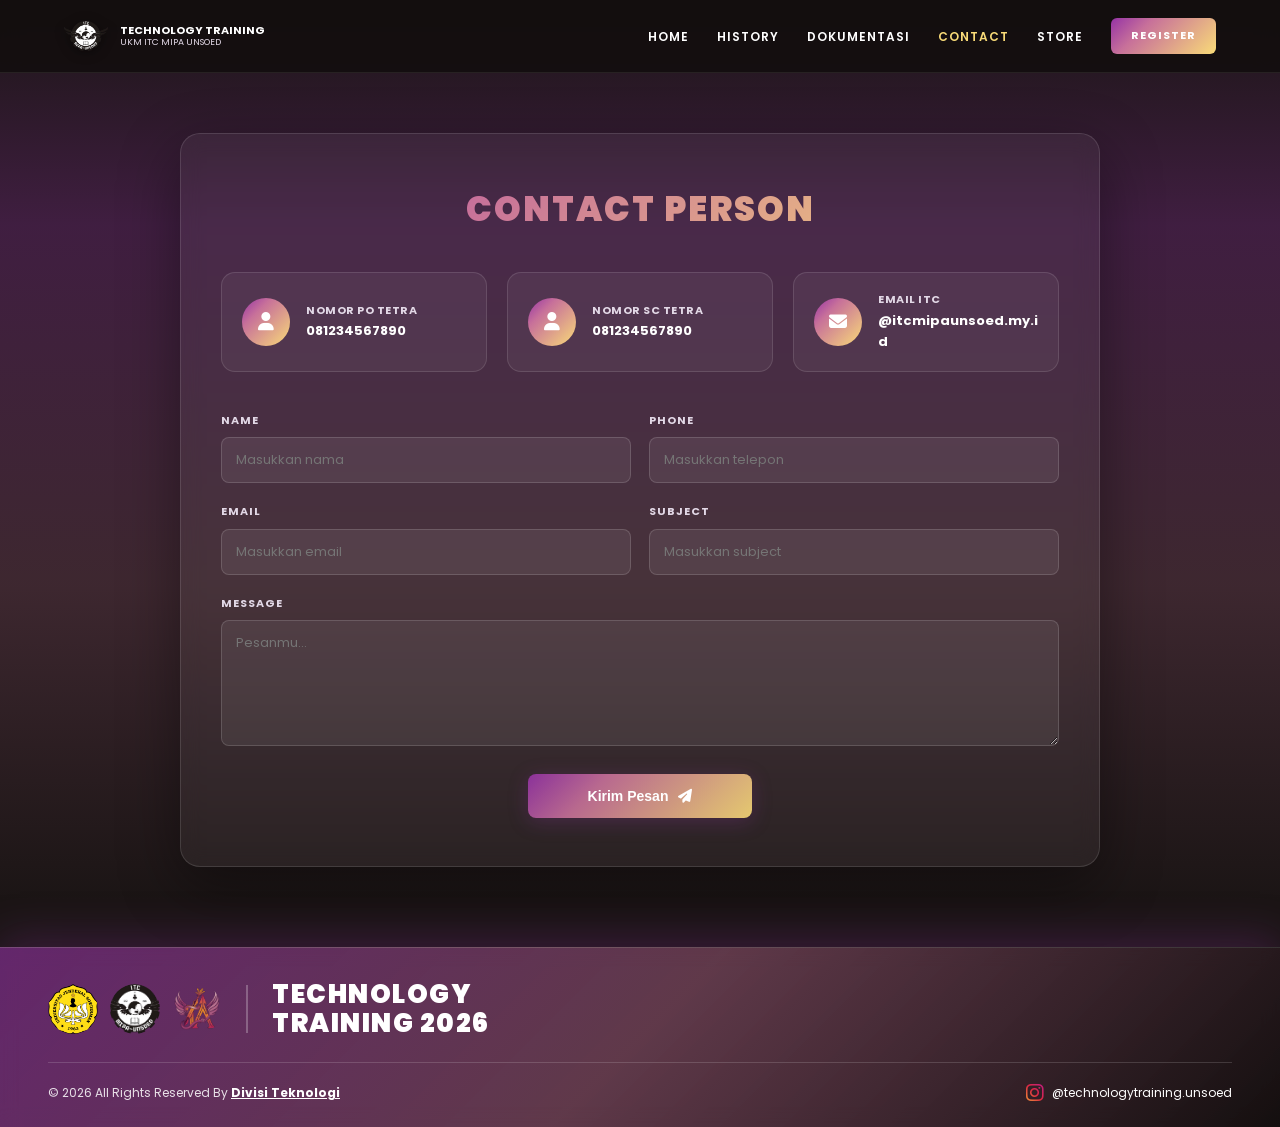
<file: contact.html>
<!DOCTYPE html>
<html lang="id">
<head>
  <meta charset="UTF-8" />
  <meta name="viewport" content="width=device-width, initial-scale=1.0"/>
  <title>Contact - Technology Training ITC</title>
  <link rel="stylesheet" href="css/global.css" />
  <link rel="stylesheet" href="css/contact.css" />
  <link href="https://fonts.googleapis.com/css2?family=Poppins:wght@400;600;700;800;900&display=swap" rel="stylesheet"/>
  <link rel="stylesheet" href="https://cdnjs.cloudflare.com/ajax/libs/font-awesome/6.5.0/css/all.min.css"/>
</head>
<body>

  <nav class="navbar">
    <div class="nav-container">
      <div class="nav-brand">
        <div class="nav-logo"><img src="image/itc.PNG" alt="ITC Logo" class="logo-img"/></div>
        <div class="nav-title"><span class="nav-title-main">TECHNOLOGY TRAINING</span><span class="nav-title-sub">UKM ITC MIPA UNSOED</span></div>
      </div>
      <ul class="nav-links">
        <li><a href="index.html">HOME</a></li>
        <li><a href="history.html">HISTORY</a></li>
        <li><a href="dokumentasi.html">DOKUMENTASI</a></li>
        <li><a href="contact.html" class="nav-active">CONTACT</a></li>
        <li><a href="store.html">STORE</a></li>
        <li><a href="https://itcmipaunsoed.my.id/Tetra/Pendaftaran" target="_blank" class="btn-register">REGISTER</a></li>
      </ul>
      <button class="hamburger" id="hamburger"><i class="fas fa-bars"></i></button>
    </div>
  </nav>

  <main class="contact-page">
    <div class="section-container">
      <section class="contact-section">
        <h1 class="contact-title">CONTACT PERSON</h1>

        <div class="contact-info-cards">
          <!-- Kartu 1: PO TETRA -->
          <div class="contact-info-card">
            <div class="contact-avatar"><i class="fas fa-user"></i></div>
            <div class="contact-info-text">
              <span class="contact-label">NOMOR PO TETRA</span>
              <span class="contact-number">081234567890</span>
            </div>
          </div>

          <!-- Kartu 2: SC TETRA -->
          <div class="contact-info-card">
            <div class="contact-avatar"><i class="fas fa-user"></i></div>
            <div class="contact-info-text">
              <span class="contact-label">NOMOR SC TETRA</span>
              <span class="contact-number">081234567890</span>
            </div>
          </div>

          <!-- Kartu 3: EMAIL ITC -->
          <div class="contact-info-card">
            <div class="contact-avatar"><i class="fas fa-envelope"></i></div>
            <div class="contact-info-text">
              <span class="contact-label">EMAIL ITC</span>
              <span class="contact-number">@itcmipaunsoed.my.id</span>
            </div>
          </div>
        </div>

        <form class="contact-form" id="contactForm">
          <div class="form-row">
            <div class="form-group">
              <label for="name">NAME</label>
              <input type="text" id="name" placeholder="Masukkan nama" required/>
            </div>
            <div class="form-group">
              <label for="phone">PHONE</label>
              <input type="tel" id="phone" placeholder="Masukkan telepon" required/>
            </div>
          </div>
          <div class="form-row">
            <div class="form-group">
              <label for="email">EMAIL</label>
              <input type="email" id="email" placeholder="Masukkan email" required/>
            </div>
            <div class="form-group">
              <label for="subject">SUBJECT</label>
              <input type="text" id="subject" placeholder="Masukkan subject" required/>
            </div>
          </div>
          <div class="form-group full-width">
            <label for="message">MESSAGE</label>
            <textarea id="message" rows="5" placeholder="Pesanmu..." required></textarea>
          </div>
          <div class="form-submit">
            <button type="submit" class="btn-submit"><span>Kirim Pesan</span><i class="fas fa-paper-plane"></i></button>
          </div>
        </form>
        <div class="toast" id="toast"><i class="fas fa-check-circle"></i> Pesan terkirim!</div>
      </section>
    </div>
  </main>

  <footer class="footer">
    <div class="section-container">
      <div class="footer-card">
        <div class="footer-top">
          <div class="footer-logos">
            <img src="image/Unsoed.PNG" alt="UNSOED Logo" class="footer-logo"/>
            <img src="image/itc.PNG" alt="ITC Logo" class="footer-logo"/>
            <img src="image/logotetra.png" alt="TETRA Logo" class="footer-logo"/>
          </div>
          <div class="footer-divider"></div>
          <div class="footer-title"><h2>TECHNOLOGY<br/>TRAINING 2026</h2></div>
        </div>
        <div class="footer-bottom">
          <p>© 2026 All Rights Reserved By <a href="#">Divisi Teknologi</a></p>
          <div class="footer-social"><i class="fab fa-instagram instagram-icon"></i><span>@technologytraining.unsoed</span></div>
        </div>
      </div>
    </div>
  </footer>

  <script src="js/contact.js"></script>
</body>
</html>
</file>
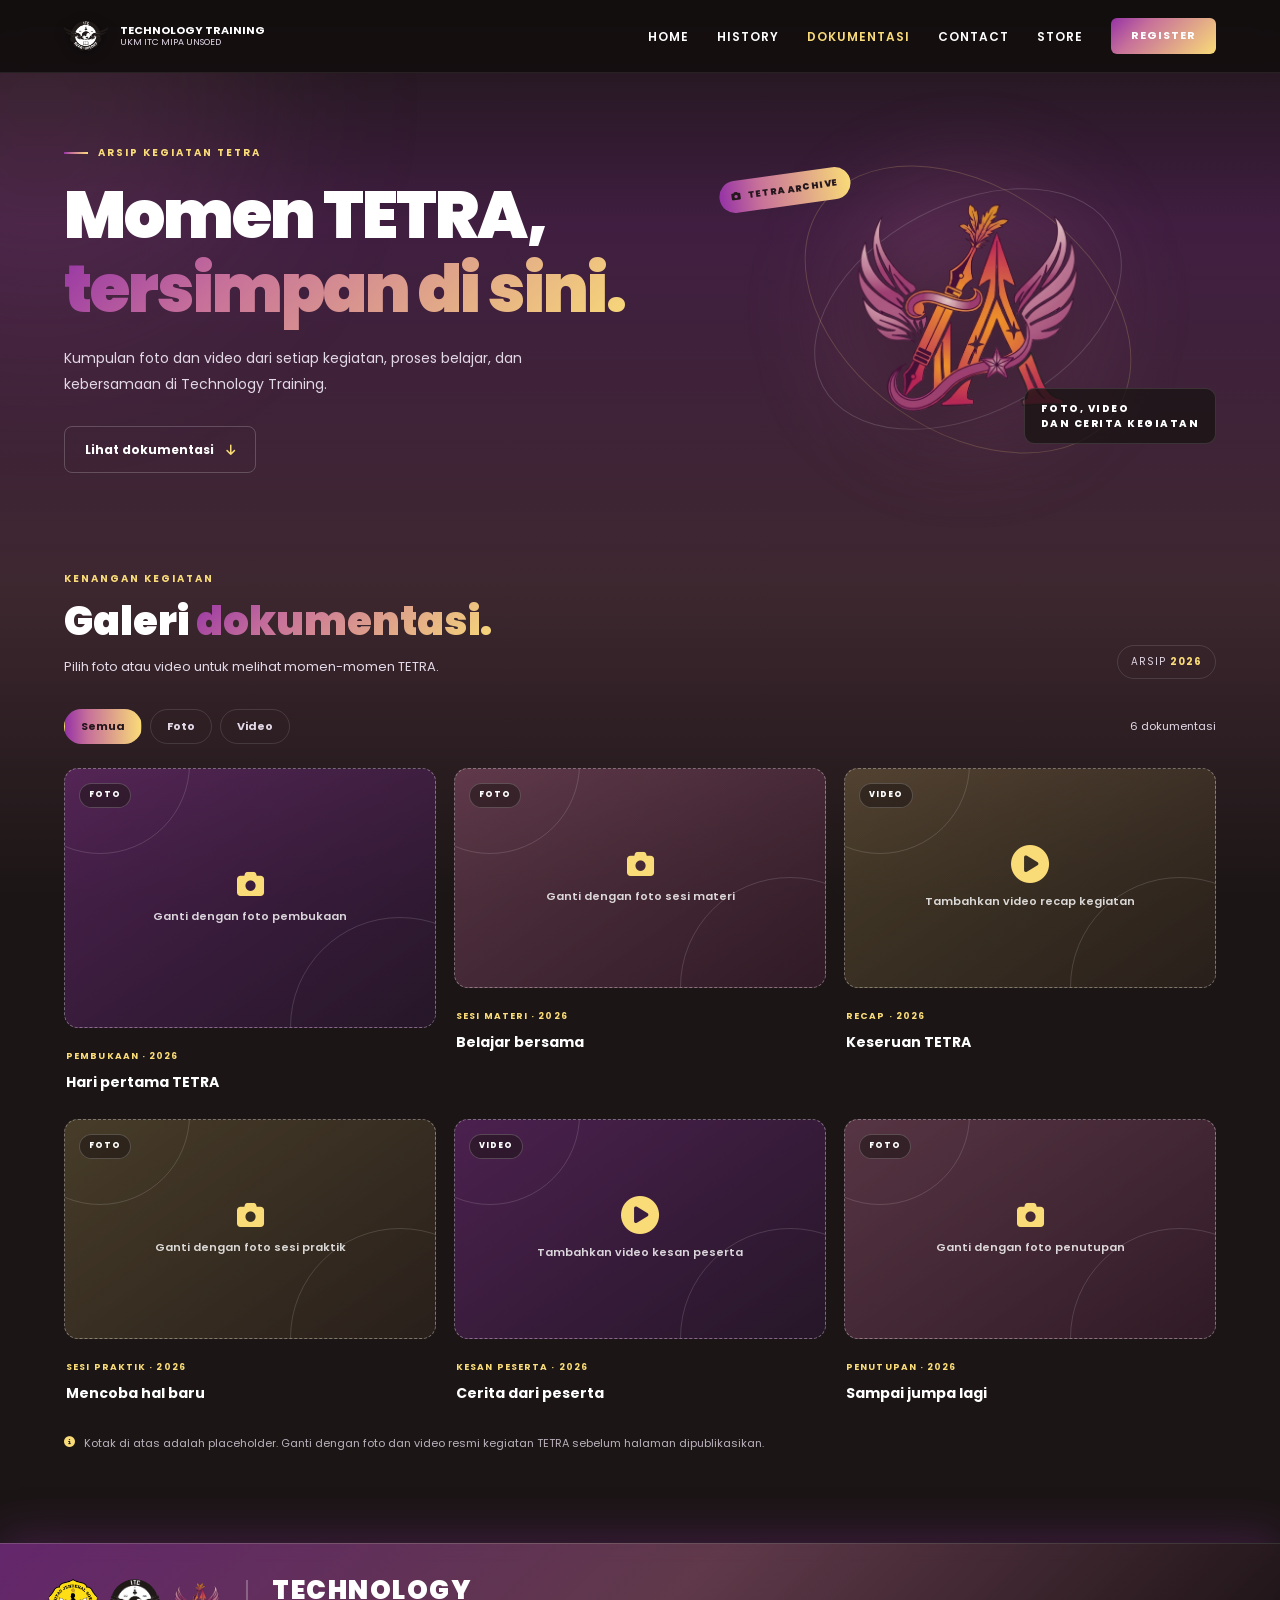
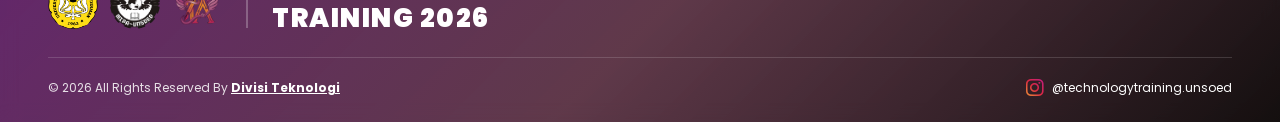
<file: dokumentasi.html>
<!DOCTYPE html>
<html lang="id">
<head>
  <meta charset="UTF-8" />
  <meta name="viewport" content="width=device-width, initial-scale=1.0"/>
  <meta name="description" content="Arsip foto dan video kegiatan Technology Training (TETRA) UKM ITC MIPA UNSOED."/>
  <title>Dokumentasi - Technology Training ITC</title>
  <link rel="stylesheet" href="css/global.css" />
  <link rel="stylesheet" href="css/dokumentasi.css" />
  <link href="https://fonts.googleapis.com/css2?family=Poppins:wght@400;600;700;800;900&display=swap" rel="stylesheet"/>
  <link rel="stylesheet" href="https://cdnjs.cloudflare.com/ajax/libs/font-awesome/6.5.0/css/all.min.css"/>
</head>
<body>

  <nav class="navbar">
    <div class="nav-container">
      <div class="nav-brand">
        <div class="nav-logo"><img src="image/itc.PNG" alt="Logo ITC" class="logo-img"/></div>
        <div class="nav-title"><span class="nav-title-main">TECHNOLOGY TRAINING</span><span class="nav-title-sub">UKM ITC MIPA UNSOED</span></div>
      </div>
      <ul class="nav-links">
        <li><a href="index.html">HOME</a></li>
        <li><a href="history.html">HISTORY</a></li>
        <li><a href="dokumentasi.html" class="nav-active" aria-current="page">DOKUMENTASI</a></li>
        <li><a href="contact.html">CONTACT</a></li>
        <li><a href="store.html">STORE</a></li>
        <li><a href="https://itcmipaunsoed.my.id/Tetra/Pendaftaran" target="_blank" rel="noopener noreferrer" class="btn-register">REGISTER</a></li>
      </ul>
      <button class="hamburger" id="hamburger" aria-label="Buka menu navigasi" aria-expanded="false"><i class="fas fa-bars"></i></button>
    </div>
  </nav>

  <main class="documentation-page">
    <section class="documentation-hero">
      <div class="section-container documentation-hero-grid">
        <div class="documentation-intro">
          <p class="eyebrow"><span></span> ARSIP KEGIATAN TETRA</p>
          <h1>Momen TETRA,<br/><span>tersimpan di sini.</span></h1>
          <p class="hero-description">Kumpulan foto dan video dari setiap kegiatan, proses belajar, dan kebersamaan di Technology Training.</p>
          <a href="#galeri" class="documentation-button">Lihat dokumentasi <i class="fas fa-arrow-down"></i></a>
        </div>
        <div class="hero-art" aria-label="Logo Technology Training">
          <div class="hero-orbit hero-orbit-one"></div>
          <div class="hero-orbit hero-orbit-two"></div>
          <div class="hero-glow"></div>
          <img class="hero-logo" src="image/logotetra.png" alt="Logo TETRA"/>
          <span class="hero-caption">FOTO, VIDEO<br/>DAN CERITA KEGIATAN</span>
          <span class="hero-sticker"><i class="fas fa-camera"></i> TETRA ARCHIVE</span>
        </div>
      </div>
    </section>

    <section class="gallery-section section-container" id="galeri">
      <div class="gallery-heading">
        <div class="section-heading">
          <p class="eyebrow">KENANGAN KEGIATAN</p>
          <h2>Galeri <span>dokumentasi.</span></h2>
          <p>Pilih foto atau video untuk melihat momen-momen TETRA.</p>
        </div>
        <span class="gallery-year">ARSIP <strong>2026</strong></span>
      </div>

      <div class="gallery-toolbar">
        <div class="gallery-filters" role="group" aria-label="Filter dokumentasi">
          <button class="gallery-filter is-active" type="button" data-filter="all" aria-pressed="true">Semua</button>
          <button class="gallery-filter" type="button" data-filter="photo" aria-pressed="false">Foto</button>
          <button class="gallery-filter" type="button" data-filter="video" aria-pressed="false">Video</button>
        </div>
        <span class="gallery-count" aria-live="polite">6 dokumentasi</span>
      </div>

      <div class="gallery-grid">
        <article class="gallery-card gallery-card-featured" data-media-type="photo">
          <div class="gallery-placeholder gallery-purple">
            <i class="fas fa-camera"></i>
            <span>Ganti dengan foto pembukaan</span>
            <span class="media-type-label">FOTO</span>
          </div>
          <div class="gallery-caption"><span>PEMBUKAAN · 2026</span><h3>Hari pertama TETRA</h3></div>
        </article>
        <article class="gallery-card" data-media-type="photo">
          <div class="gallery-placeholder gallery-pink">
            <i class="fas fa-camera"></i>
            <span>Ganti dengan foto sesi materi</span>
            <span class="media-type-label">FOTO</span>
          </div>
          <div class="gallery-caption"><span>SESI MATERI · 2026</span><h3>Belajar bersama</h3></div>
        </article>
        <article class="gallery-card" data-media-type="video">
          <div class="gallery-placeholder gallery-gold video-placeholder">
            <i class="fas fa-circle-play"></i>
            <span>Tambahkan video recap kegiatan</span>
            <span class="media-type-label">VIDEO</span>
          </div>
          <div class="gallery-caption"><span>RECAP · 2026</span><h3>Keseruan TETRA</h3></div>
        </article>
        <article class="gallery-card" data-media-type="photo">
          <div class="gallery-placeholder gallery-gold">
            <i class="fas fa-camera"></i>
            <span>Ganti dengan foto sesi praktik</span>
            <span class="media-type-label">FOTO</span>
          </div>
          <div class="gallery-caption"><span>SESI PRAKTIK · 2026</span><h3>Mencoba hal baru</h3></div>
        </article>
        <article class="gallery-card" data-media-type="video">
          <div class="gallery-placeholder gallery-purple video-placeholder">
            <i class="fas fa-circle-play"></i>
            <span>Tambahkan video kesan peserta</span>
            <span class="media-type-label">VIDEO</span>
          </div>
          <div class="gallery-caption"><span>KESAN PESERTA · 2026</span><h3>Cerita dari peserta</h3></div>
        </article>
        <article class="gallery-card" data-media-type="photo">
          <div class="gallery-placeholder gallery-pink">
            <i class="fas fa-camera"></i>
            <span>Ganti dengan foto penutupan</span>
            <span class="media-type-label">FOTO</span>
          </div>
          <div class="gallery-caption"><span>PENUTUPAN · 2026</span><h3>Sampai jumpa lagi</h3></div>
        </article>
      </div>
      <p class="gallery-note"><i class="fas fa-circle-info"></i> Kotak di atas adalah placeholder. Ganti dengan foto dan video resmi kegiatan TETRA sebelum halaman dipublikasikan.</p>
    </section>
  </main>

  <footer class="footer">
    <div class="section-container">
      <div class="footer-card">
        <div class="footer-top">
          <div class="footer-logos">
            <img src="image/Unsoed.PNG" alt="Logo UNSOED" class="footer-logo"/>
            <img src="image/itc.PNG" alt="Logo ITC" class="footer-logo"/>
            <img src="image/logotetra.png" alt="Logo TETRA" class="footer-logo"/>
          </div>
          <div class="footer-divider"></div>
          <div class="footer-title"><h2>TECHNOLOGY<br/>TRAINING 2026</h2></div>
        </div>
        <div class="footer-bottom">
          <p>© 2026 All Rights Reserved By <a href="#">Divisi Teknologi</a></p>
          <div class="footer-social"><i class="fab fa-instagram instagram-icon"></i><span>@technologytraining.unsoed</span></div>
        </div>
      </div>
    </div>
  </footer>

  <script src="js/dokumentasi.js"></script>
</body>
</html>
</file>
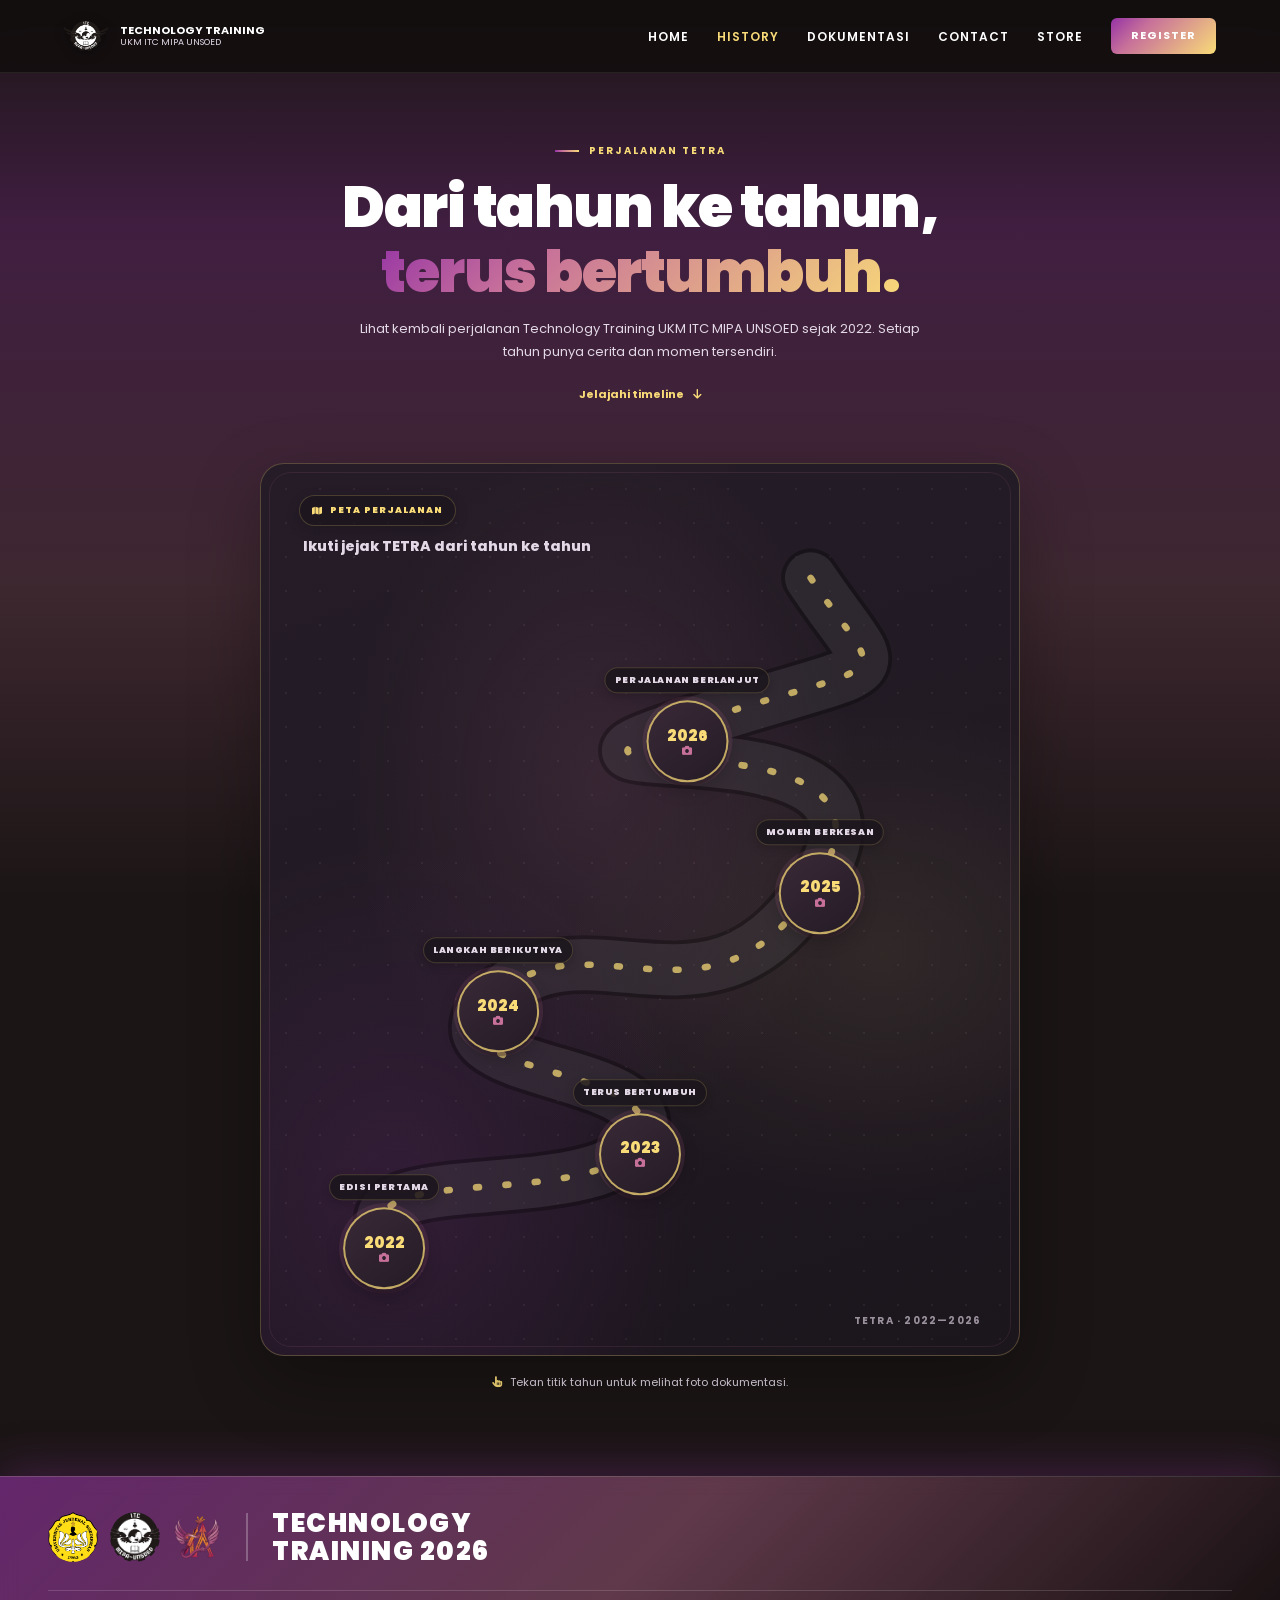
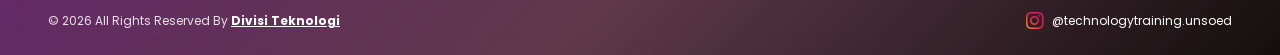
<file: history.html>
<!DOCTYPE html>
<html lang="id">
<head>
  <meta charset="UTF-8" />
  <meta name="viewport" content="width=device-width, initial-scale=1.0"/>
  <meta name="description" content="Timeline perjalanan Technology Training (TETRA) UKM ITC MIPA UNSOED dari tahun 2022."/>
  <title>History - Technology Training ITC</title>
  <link rel="stylesheet" href="css/global.css" />
  <link rel="stylesheet" href="css/history.css?v=10" />
  <link href="https://fonts.googleapis.com/css2?family=Poppins:wght@400;600;700;800;900&display=swap" rel="stylesheet"/>
  <link rel="stylesheet" href="https://cdnjs.cloudflare.com/ajax/libs/font-awesome/6.5.0/css/all.min.css"/>
</head>
<body>

  <nav class="navbar">
    <div class="nav-container">
      <div class="nav-brand">
        <div class="nav-logo"><img src="image/itc.PNG" alt="ITC Logo" class="logo-img"/></div>
        <div class="nav-title"><span class="nav-title-main">TECHNOLOGY TRAINING</span><span class="nav-title-sub">UKM ITC MIPA UNSOED</span></div>
      </div>
      <ul class="nav-links">
        <li><a href="index.html">HOME</a></li>
        <li><a href="history.html" class="nav-active">HISTORY</a></li>
        <li><a href="dokumentasi.html">DOKUMENTASI</a></li>
        <li><a href="contact.html">CONTACT</a></li>
        <li><a href="store.html">STORE</a></li>
        <li><a href="https://itcmipaunsoed.my.id/Tetra/Pendaftaran" target="_blank" class="btn-register">REGISTER</a></li>
      </ul>
      <button class="hamburger" id="hamburger"><i class="fas fa-bars"></i></button>
    </div>
  </nav>

  <main class="history-page">
    <section class="history-intro section-container">
      <p class="history-eyebrow"><span></span> PERJALANAN TETRA</p>
      <h1 class="history-title">Dari tahun ke tahun,<br/><span>terus bertumbuh.</span></h1>
      <p class="history-subtitle">Lihat kembali perjalanan Technology Training UKM ITC MIPA UNSOED sejak 2022. Setiap tahun punya cerita dan momen tersendiri.</p>
      <a class="history-jump" href="#timeline">Jelajahi timeline <i class="fas fa-arrow-down"></i></a>
    </section>

    <section class="history-timeline section-container" id="timeline" aria-label="Dokumentasi TETRA per tahun">
      <div class="history-map">
        <div class="history-map-heading">
          <span class="history-map-label"><i class="fas fa-map" aria-hidden="true"></i> PETA PERJALANAN</span>
          <p>Ikuti jejak TETRA dari tahun ke tahun</p>
        </div>
        <svg class="history-route" viewBox="0 0 800 940" preserveAspectRatio="none" aria-hidden="true">
          <path class="history-route-shadow" d="M130 810 C100 735 370 790 400 710 S150 650 250 560 S480 620 590 435 S220 350 450 275 S660 240 580 120"/>
          <path class="history-route-road" d="M130 810 C100 735 370 790 400 710 S150 650 250 560 S480 620 590 435 S220 350 450 275 S660 240 580 120"/>
          <path class="history-route-center" d="M130 810 C100 735 370 790 400 710 S150 650 250 560 S480 620 590 435 S220 350 450 275 S660 240 580 120"/>
        </svg>
        <ol class="history-stops" aria-label="Pilih tahun dokumentasi">
          <li class="history-stop history-stop-2022">
            <span class="history-stop-caption">EDISI PERTAMA</span>
            <button class="history-year-button" type="button" data-year="2022" data-edition="TETRA · 01" aria-haspopup="dialog" aria-controls="history-dialog"><span>2022</span><i class="fas fa-camera" aria-hidden="true"></i></button>
          </li>
          <li class="history-stop history-stop-2023">
            <span class="history-stop-caption">TERUS BERTUMBUH</span>
            <button class="history-year-button" type="button" data-year="2023" data-edition="TETRA · 02" aria-haspopup="dialog" aria-controls="history-dialog"><span>2023</span><i class="fas fa-camera" aria-hidden="true"></i></button>
          </li>
          <li class="history-stop history-stop-2024">
            <span class="history-stop-caption">LANGKAH BERIKUTNYA</span>
            <button class="history-year-button" type="button" data-year="2024" data-edition="TETRA · 03" aria-haspopup="dialog" aria-controls="history-dialog"><span>2024</span><i class="fas fa-camera" aria-hidden="true"></i></button>
          </li>
          <li class="history-stop history-stop-2025">
            <span class="history-stop-caption">MOMEN BERKESAN</span>
            <button class="history-year-button" type="button" data-year="2025" data-edition="TETRA · 04" aria-haspopup="dialog" aria-controls="history-dialog"><span>2025</span><i class="fas fa-camera" aria-hidden="true"></i></button>
          </li>
          <li class="history-stop history-stop-2026">
            <span class="history-stop-caption">PERJALANAN BERLANJUT</span>
            <button class="history-year-button" type="button" data-year="2026" data-edition="TETRA · 05" aria-haspopup="dialog" aria-controls="history-dialog"><span>2026</span><i class="fas fa-camera" aria-hidden="true"></i></button>
          </li>
        </ol>
        <span class="history-map-period">TETRA · 2022—2026</span>
      </div>
      <p class="history-carousel-hint"><i class="fas fa-hand-pointer" aria-hidden="true"></i> Tekan titik tahun untuk melihat foto dokumentasi.</p>
    </section>

    <dialog class="history-dialog" id="history-dialog" aria-labelledby="history-dialog-title">
      <div class="history-dialog-content">
        <button class="history-dialog-close" type="button" aria-label="Tutup detail tahun"><i class="fas fa-xmark" aria-hidden="true"></i></button>
        <p class="history-eyebrow"><span></span> <span id="history-dialog-edition">ARSIP TETRA</span></p>
        <h2 class="history-dialog-title" id="history-dialog-title">TETRA <span id="history-dialog-year"></span></h2>
        <p class="history-dialog-story" id="history-dialog-story"></p>
        <div class="history-dialog-archive">
          <div class="history-dialog-archive-heading">
            <h3><i class="fas fa-photo-film" aria-hidden="true"></i> Dokumentasi kegiatan</h3>
            <p id="history-dialog-archive" aria-live="polite"></p>
          </div>
          <div class="history-photo-carousel" id="history-photo-carousel" aria-label="Galeri foto TETRA">
            <div class="history-photo-viewport">
              <div class="history-dialog-gallery" id="history-dialog-gallery"></div>
            </div>
          </div>
          <p class="history-photo-status">Foto bergeser otomatis ke kiri · Arahkan kursor ke foto untuk menjeda.</p>
        </div>
      </div>
    </dialog>

  </main>

  <footer class="footer">
    <div class="section-container">
      <div class="footer-card">
        <div class="footer-top">
          <div class="footer-logos">
            <img src="image/Unsoed.PNG" alt="UNSOED Logo" class="footer-logo"/>
            <img src="image/itc.PNG" alt="ITC Logo" class="footer-logo"/>
            <img src="image/logotetra.png" alt="TETRA Logo" class="footer-logo"/>
          </div>
          <div class="footer-divider"></div>
          <div class="footer-title"><h2>TECHNOLOGY<br/>TRAINING 2026</h2></div>
        </div>
        <div class="footer-bottom">
          <p>© 2026 All Rights Reserved By <a href="#">Divisi Teknologi</a></p>
          <div class="footer-social"><i class="fab fa-instagram instagram-icon"></i><span>@technologytraining.unsoed</span></div>
        </div>
      </div>
    </div>
  </footer>

  <script src="js/history.js?v=10"></script>
</body>
</html>
</file>
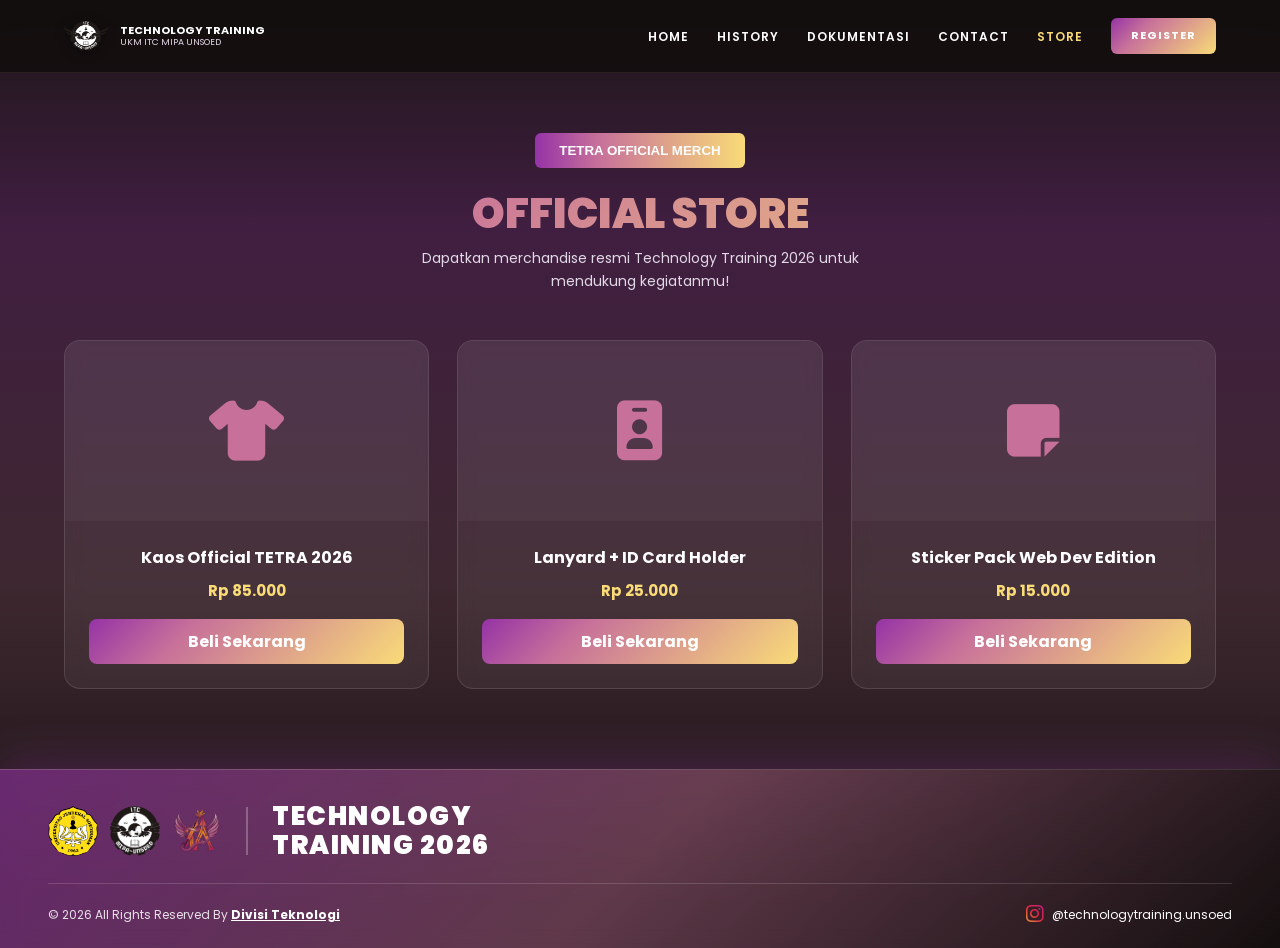
<file: store.html>
<!DOCTYPE html>
<html lang="id">
<head>
  <meta charset="UTF-8" />
  <meta name="viewport" content="width=device-width, initial-scale=1.0"/>
  <title>Store - Technology Training ITC</title>
  <link rel="stylesheet" href="css/global.css" />
  <link rel="stylesheet" href="css/store.css" />
  <link href="https://fonts.googleapis.com/css2?family=Poppins:wght@400;600;700;800;900&display=swap" rel="stylesheet"/>
  <link rel="stylesheet" href="https://cdnjs.cloudflare.com/ajax/libs/font-awesome/6.5.0/css/all.min.css"/>
</head>
<body>

  <nav class="navbar">
    <div class="nav-container">
      <div class="nav-brand">
        <div class="nav-logo"><img src="image/itc.PNG" alt="ITC Logo" class="logo-img"/></div>
        <div class="nav-title"><span class="nav-title-main">TECHNOLOGY TRAINING</span><span class="nav-title-sub">UKM ITC MIPA UNSOED</span></div>
      </div>
      <ul class="nav-links">
        <li><a href="index.html">HOME</a></li>
        <li><a href="history.html">HISTORY</a></li>
        <li><a href="dokumentasi.html">DOKUMENTASI</a></li>
        <li><a href="contact.html">CONTACT</a></li>
        <li><a href="store.html" class="nav-active">STORE</a></li>
        <li><a href="https://itcmipaunsoed.my.id/Tetra/Pendaftaran" target="_blank" class="btn-register">REGISTER</a></li>
      </ul>
      <button class="hamburger" id="hamburger"><i class="fas fa-bars"></i></button>
    </div>
  </nav>

  <main class="store-page">
    <div class="section-container">
      <div class="store-header">
        <button class="btn-tag">TETRA OFFICIAL MERCH</button>
        <h1 class="store-title">OFFICIAL STORE</h1>
        <p class="store-subtitle">Dapatkan merchandise resmi Technology Training 2026 untuk mendukung kegiatanmu!</p>
      </div>

      <div class="store-grid">
        <div class="store-card">
          <div class="store-card-img"><i class="fas fa-tshirt"></i></div>
          <div class="store-card-body">
            <h3>Kaos Official TETRA 2026</h3>
            <p class="price">Rp 85.000</p>
            <a href="https://itcmipaunsoed.my.id/Tetra/Pendaftaran" target="_blank" class="btn-store">Beli Sekarang</a>
          </div>
        </div>

        <div class="store-card">
          <div class="store-card-img"><i class="fas fa-id-badge"></i></div>
          <div class="store-card-body">
            <h3>Lanyard + ID Card Holder</h3>
            <p class="price">Rp 25.000</p>
            <a href="https://itcmipaunsoed.my.id/Tetra/Pendaftaran" target="_blank" class="btn-store">Beli Sekarang</a>
          </div>
        </div>

        <div class="store-card">
          <div class="store-card-img"><i class="fas fa-sticky-note"></i></div>
          <div class="store-card-body">
            <h3>Sticker Pack Web Dev Edition</h3>
            <p class="price">Rp 15.000</p>
            <a href="https://itcmipaunsoed.my.id/Tetra/Pendaftaran" target="_blank" class="btn-store">Beli Sekarang</a>
          </div>
        </div>
      </div>
    </div>
  </main>

  <footer class="footer">
    <div class="section-container">
      <div class="footer-card">
        <div class="footer-top">
          <div class="footer-logos">
            <img src="image/Unsoed.PNG" alt="UNSOED Logo" class="footer-logo"/>
            <img src="image/itc.PNG" alt="ITC Logo" class="footer-logo"/>
            <img src="image/logotetra.png" alt="TETRA Logo" class="footer-logo"/>
          </div>
          <div class="footer-divider"></div>
          <div class="footer-title"><h2>TECHNOLOGY<br/>TRAINING 2026</h2></div>
        </div>
        <div class="footer-bottom">
          <p>© 2026 All Rights Reserved By <a href="#">Divisi Teknologi</a></p>
          <div class="footer-social"><i class="fab fa-instagram instagram-icon"></i><span>@technologytraining.unsoed</span></div>
        </div>
      </div>
    </div>
  </footer>

  <script src="js/store.js"></script>
</body>
</html>
</file>
<file: css/global.css>
/* ============================================
   GLOBAL RESET & SEAMLESS BACKGROUND GRADIENT
   ============================================ */
*, *::before, *::after {
  margin: 0;
  padding: 0;
  box-sizing: border-box;
}

:root {
  /* Gradasi Figma */
  --figma-grad: linear-gradient(135deg, #9533a6 0%, #c7709a 30%, #f9db78 100%);
  --figma-grad-horiz: linear-gradient(90deg, #9533a6 0%, #c7709a 30%, #f9db78 100%);

  --bg-dark: #1b1515;
  --white: #ffffff;
  --text-muted: #e2d8e6;
  --gold-accent: #f9db78;
  --pink-mid: #c7709a;
  --card-bg: rgba(255, 255, 255, 0.05);
  --card-border: rgba(255, 255, 255, 0.12);
  --max-width: 1200px;
}

html {
  scroll-behavior: smooth;
}

/* GRADASI GLOBAL TERPASA DI BODY AGAR TIDAK PATAH-PATAH */
body {
  font-family: 'Poppins', sans-serif;
  background: linear-gradient(
    180deg,
    #1b1515 0%,
    rgba(149, 51, 166, 0.3) 25%,
    rgba(199, 112, 154, 0.2) 65%,
    #1b1515 100%
  ) fixed, #1b1515;
  color: var(--white);
  overflow-x: hidden;
  line-height: 1.6;
  display: flex;
  flex-direction: column;
  min-height: 100vh;
}

/* Memastikan konten mengambil sisa ruang di atas footer */
main {
  flex: 1 0 auto;
}

.section-container {
  max-width: var(--max-width);
  margin: 0 auto;
  padding: 0 24px;
  width: 100%;
}

/* NAVBAR UNIFORM */
.navbar {
  background-color: rgba(18, 13, 13, 0.85);
  backdrop-filter: blur(10px);
  position: sticky;
  top: 0;
  z-index: 1000;
  border-bottom: 1px solid rgba(255, 255, 255, 0.08);
  padding: 14px 0;
}

.nav-container {
  max-width: var(--max-width);
  margin: 0 auto;
  padding: 0 24px;
  display: flex;
  align-items: center;
  justify-content: space-between;
}

.nav-brand {
  display: flex;
  align-items: center;
  gap: 12px;
}

.nav-logo {
  width: 44px;
  height: 44px;
  border-radius: 50%;
  background: transparent;
  display: flex;
  align-items: center;
  justify-content: center;
}

.nav-logo .logo-img {
  width: 100%;
  height: 100%;
  object-fit: contain;
  filter: drop-shadow(0 2px 6px rgba(0, 0, 0, 0.4));
}

.nav-title {
  display: flex;
  flex-direction: column;
  line-height: 1.2;
}

.nav-title-main {
  font-size: 11px;
  font-weight: 700;
  color: var(--white);
}

.nav-title-sub {
  font-size: 9px;
  color: var(--text-muted);
}

.nav-links {
  display: flex;
  list-style: none;
  align-items: center;
  gap: 28px;
}

.nav-links a {
  text-decoration: none;
  color: var(--white);
  font-size: 12px;
  font-weight: 600;
  letter-spacing: 1px;
  transition: color 0.3s;
}

.nav-links a:hover,
.nav-active {
  color: var(--gold-accent) !important;
}

.btn-register {
  background: var(--figma-grad) !important;
  color: var(--white) !important;
  padding: 9px 20px !important;
  border-radius: 6px !important;
  font-weight: 700 !important;
  font-size: 11px !important;
  display: inline-block;
  text-decoration: none;
}

.hamburger {
  display: none;
  background: none;
  border: none;
  color: var(--white);
  font-size: 22px;
  cursor: pointer;
}

/* FOOTER UNIFORM (MENTOK DI DASAR & MEMBENTANG) */
.footer {
  padding: 0;
  background: transparent;
  width: 100%;
  margin-top: auto;
}

.footer .section-container {
  max-width: none;
  padding: 0;
}

.footer-card {
  background: linear-gradient(135deg, rgba(149, 51, 166, 0.6) 0%, rgba(199, 112, 154, 0.4) 50%, rgba(20, 15, 15, 0.95) 100%);
  border: 1px solid rgba(255, 255, 255, 0.15);
  border-bottom: none;
  border-right: 0;
  border-left: 0;
  border-radius: 0;
  padding: 32px 48px 24px;
  box-shadow: 0 -10px 40px rgba(149, 51, 166, 0.25);
  backdrop-filter: blur(10px);
}

.footer-top {
  display: flex;
  align-items: center;
  gap: 24px;
  padding-bottom: 24px;
  border-bottom: 1px solid rgba(255, 255, 255, 0.15);
  margin-bottom: 20px;
}

.footer-logos {
  display: flex;
  gap: 12px;
  align-items: center;
}

.footer-logo {
  width: 50px;
  height: 50px;
  border-radius: 50%;
  object-fit: cover;
}

.footer-divider {
  width: 2px;
  height: 48px;
  background-color: rgba(255, 255, 255, 0.25);
}

.footer-title h2 {
  font-size: clamp(20px, 3vw, 26px);
  font-weight: 900;
  color: var(--white);
  letter-spacing: 1.5px;
  line-height: 1.1;
}

.footer-bottom {
  display: flex;
  align-items: center;
  justify-content: space-between;
  flex-wrap: wrap;
  gap: 12px;
}

.footer-bottom p {
  font-size: 12px;
  color: rgba(255, 255, 255, 0.85);
}

.footer-bottom a {
  color: var(--white);
  font-weight: 700;
  text-decoration: underline;
}

.footer-social {
  display: flex;
  align-items: center;
  gap: 8px;
  font-size: 12px;
}

.instagram-icon {
  font-size: 20px;
  background: linear-gradient(45deg, #f09433, #e6683c, #dc2743, #cc2366, #bc1888);
  -webkit-background-clip: text;
  background-clip: text;
  -webkit-text-fill-color: transparent;
}

@media (max-width: 768px) {
  .nav-links {
    display: none;
    flex-direction: column;
    position: absolute;
    top: 71px;
    left: 0; right: 0;
    background: #120d0d;
    padding: 24px;
    gap: 18px;
  }
  .nav-links.open { display: flex; }
  .hamburger { display: block; }
  .footer-card { padding: 24px 20px; }
  .footer-top { flex-wrap: wrap; gap: 16px; }
  .footer-divider { display: none; }
}
</file>
<file: css/contact.css>
/* ============================================
   CONTACT.CSS - FIX CARDS & ICON BULAT
   ============================================ */

.contact-page {
  padding: 60px 0 80px;
}

/* Diperlebar ke 920px agar kotak luar dan kartu di dalamnya lega */
.contact-section {
  max-width: 920px;
  margin: 0 auto;
  background: var(--card-bg);
  border: 1px solid var(--card-border);
  border-radius: 20px;
  padding: 48px 40px;
  backdrop-filter: blur(10px);
  box-shadow: 0 20px 60px rgba(0, 0, 0, 0.4);
}

.contact-title {
  text-align: center;
  font-size: clamp(24px, 4vw, 34px);
  font-weight: 900;
  letter-spacing: 2px;
  background: var(--figma-grad);
  -webkit-background-clip: text;
  background-clip: text;
  -webkit-text-fill-color: transparent;
  margin-bottom: 36px;
}

/* Grid Kartu Kontak */
.contact-info-cards {
  display: grid;
  grid-template-columns: repeat(auto-fit, minmax(250px, 1fr));
  gap: 20px;
  margin-bottom: 40px;
}

.contact-info-card {
  display: flex;
  align-items: center;
  gap: 16px;
  background: rgba(255, 255, 255, 0.05);
  border: 1px solid rgba(255, 255, 255, 0.12);
  border-radius: 14px;
  padding: 18px 20px;
  transition: all 0.3s ease;
}

.contact-info-card:hover {
  background: rgba(199, 112, 154, 0.15);
  border-color: var(--pink-mid);
  transform: translateY(-3px);
}

/* KUNCI IKON AGAR SELALU BULAT LINGKARAN & TIDAK GEPENG */
.contact-avatar {
  width: 48px !important;
  height: 48px !important;
  min-width: 48px !important;
  min-height: 48px !important;
  aspect-ratio: 1 / 1 !important;
  border-radius: 50% !important;
  background: var(--figma-grad);
  display: flex;
  align-items: center;
  justify-content: center;
  color: #ffffff;
  font-size: 18px;
  flex-shrink: 0 !important; /* Mencegah ikon gepeng/tertekan oleh teks */
}

/* Penataan Teks Kontak */
.contact-info-text {
  display: flex;
  flex-direction: column;
  gap: 2px;
  overflow: hidden;
}

.contact-label {
  font-size: 11px;
  font-weight: 700;
  color: var(--text-muted);
  letter-spacing: 0.5px;
  text-transform: uppercase;
  white-space: nowrap;
}

.contact-number {
  font-size: 13px;
  font-weight: 700;
  color: var(--white);
  word-break: break-word;
}

/* Form Kontak */
.contact-form {
  display: flex;
  flex-direction: column;
  gap: 20px;
}

.form-row {
  display: grid;
  grid-template-columns: 1fr 1fr;
  gap: 18px;
}

.form-group {
  display: flex;
  flex-direction: column;
  gap: 8px;
}

.form-group.full-width {
  grid-column: 1 / -1;
}

.form-group label {
  font-size: 11px;
  font-weight: 700;
  color: var(--text-muted);
  letter-spacing: 1px;
}

.form-group input,
.form-group textarea {
  background: rgba(255, 255, 255, 0.07);
  border: 1px solid rgba(255, 255, 255, 0.15);
  border-radius: 8px;
  padding: 12px 14px;
  color: var(--white);
  font-family: 'Poppins', sans-serif;
  font-size: 13px;
  outline: none;
  transition: border-color 0.3s, background 0.3s;
  width: 100%;
}

.form-group input:focus,
.form-group textarea:focus {
  border-color: var(--pink-mid);
  background: rgba(199, 112, 154, 0.1);
}

.form-submit {
  display: flex;
  justify-content: center;
  margin-top: 8px;
}

.btn-submit {
  background: linear-gradient(135deg, rgba(149, 51, 166, 0.9) 0%, rgba(199, 112, 154, 0.9) 30%, rgba(249, 219, 120, 0.9) 100%);
  color: var(--white);
  border: none;
  padding: 14px 60px;
  border-radius: 8px;
  font-size: 14px;
  font-weight: 700;
  cursor: pointer;
  display: flex;
  align-items: center;
  gap: 10px;
  transition: transform 0.2s, box-shadow 0.3s;
  box-shadow: 0 4px 20px rgba(149, 51, 166, 0.25);
}

.btn-submit:hover {
  transform: translateY(-2px);
  box-shadow: 0 8px 28px rgba(199, 112, 154, 0.6);
}

.toast {
  position: fixed;
  bottom: 30px;
  right: 30px;
  background: #16a34a;
  color: var(--white);
  padding: 14px 22px;
  border-radius: 10px;
  font-size: 13px;
  font-weight: 600;
  display: flex;
  align-items: center;
  gap: 10px;
  transform: translateY(80px);
  opacity: 0;
  transition: all 0.4s;
  z-index: 9999;
}

.toast.show {
  transform: translateY(0);
  opacity: 1;
}

@media (max-width: 768px) {
  .contact-section {
    padding: 30px 20px;
  }
  .form-row {
    grid-template-columns: 1fr;
  }
}
</file>
<file: css/dokumentasi.css>
.documentation-page {
  overflow: hidden;
}

.documentation-hero {
  position: relative;
  padding: 72px 0 78px;
}

.documentation-hero::before {
  position: absolute;
  top: -180px;
  left: -170px;
  width: 420px;
  height: 420px;
  border-radius: 50%;
  background: rgba(199, 112, 154, 0.12);
  content: "";
  filter: blur(90px);
  pointer-events: none;
}

.documentation-hero-grid {
  display: grid;
  grid-template-columns: 1.1fr 0.9fr;
  align-items: center;
  gap: 48px;
}

.documentation-intro,
.hero-art {
  position: relative;
  z-index: 1;
}

.eyebrow {
  display: flex;
  align-items: center;
  gap: 10px;
  color: var(--gold-accent);
  font-size: 10px;
  font-weight: 700;
  letter-spacing: 2px;
}

.documentation-intro .eyebrow span {
  width: 24px;
  height: 2px;
  background: var(--figma-grad-horiz);
}

.documentation-intro h1 {
  margin: 18px 0;
  font-size: clamp(38px, 6vw, 66px);
  font-weight: 900;
  line-height: 1.12;
  letter-spacing: -2px;
}

.documentation-intro h1 span,
.section-heading h2 span {
  background: var(--figma-grad);
  background-clip: text;
  -webkit-text-fill-color: transparent;
}

.hero-description {
  max-width: 520px;
  color: var(--text-muted);
  font-size: 14px;
  line-height: 1.9;
}

.documentation-button {
  display: inline-flex;
  align-items: center;
  gap: 12px;
  margin-top: 28px;
  padding: 13px 20px;
  border: 1px solid rgba(255, 255, 255, 0.2);
  border-radius: 8px;
  color: var(--white);
  font-size: 12px;
  font-weight: 700;
  text-decoration: none;
  transition: transform 0.2s, border-color 0.2s;
}

.documentation-button:hover {
  transform: translateY(-2px);
  border-color: var(--gold-accent);
}

.documentation-button i {
  color: var(--gold-accent);
}

.hero-art {
  display: flex;
  min-height: 320px;
  align-items: center;
  justify-content: center;
}

.hero-glow {
  position: absolute;
  width: 260px;
  height: 260px;
  border-radius: 50%;
  background: rgba(199, 112, 154, 0.2);
  filter: blur(45px);
}

.hero-logo {
  position: relative;
  z-index: 2;
  width: min(62%, 250px);
  filter: drop-shadow(0 18px 34px rgba(0, 0, 0, 0.4));
  animation: logo-float 5s ease-in-out infinite;
}

.hero-orbit {
  position: absolute;
  width: 330px;
  height: 210px;
  transform: rotate(-28deg);
  border: 1px solid rgba(255, 255, 255, 0.16);
  border-radius: 50%;
}

.hero-orbit-two {
  width: 360px;
  height: 245px;
  transform: rotate(35deg);
  border-color: rgba(249, 219, 120, 0.2);
}

.hero-caption {
  position: absolute;
  right: 0;
  bottom: 25px;
  z-index: 3;
  padding: 12px 16px;
  border: 1px solid var(--card-border);
  border-radius: 10px;
  background: rgba(27, 21, 21, 0.8);
  color: var(--white);
  font-size: 10px;
  font-weight: 800;
  line-height: 1.5;
  letter-spacing: 1.5px;
}

.hero-sticker {
  position: absolute;
  top: 25px;
  left: 0;
  z-index: 3;
  padding: 9px 12px;
  transform: rotate(-8deg);
  border-radius: 30px;
  background: var(--figma-grad-horiz);
  color: #24171d;
  font-size: 9px;
  font-weight: 900;
  letter-spacing: 0.6px;
}

.hero-sticker i {
  margin-right: 5px;
}

.gallery-section {
  padding-top: 20px;
  padding-bottom: 90px;
}

.gallery-heading {
  display: flex;
  align-items: end;
  justify-content: space-between;
  gap: 24px;
  margin-bottom: 30px;
}

.section-heading {
  max-width: 610px;
}

.section-heading h2 {
  margin: 10px 0;
  font-size: clamp(28px, 4vw, 40px);
  font-weight: 900;
  line-height: 1.2;
}

.section-heading h2 span {
  -webkit-background-clip: text;
  background-clip: text;
}

.section-heading > p:last-child {
  color: var(--text-muted);
  font-size: 13px;
  line-height: 1.8;
}

.gallery-year {
  flex: 0 0 auto;
  padding: 8px 13px;
  border: 1px solid var(--card-border);
  border-radius: 30px;
  color: var(--text-muted);
  font-size: 10px;
  letter-spacing: 1px;
}

.gallery-year strong {
  color: var(--gold-accent);
}

.gallery-toolbar {
  display: flex;
  align-items: center;
  justify-content: space-between;
  gap: 16px;
  margin-bottom: 24px;
}

.gallery-filters {
  display: flex;
  flex-wrap: wrap;
  gap: 8px;
}

.gallery-filter {
  padding: 8px 16px;
  border: 1px solid var(--card-border);
  border-radius: 30px;
  background: transparent;
  color: var(--text-muted);
  cursor: pointer;
  font: inherit;
  font-size: 11px;
  font-weight: 700;
  transition: background 0.2s, color 0.2s, border-color 0.2s;
}

.gallery-filter:hover,
.gallery-filter.is-active {
  border-color: transparent;
  background: var(--figma-grad-horiz);
  color: #24171d;
}

.gallery-count {
  color: var(--text-muted);
  font-size: 11px;
}

.gallery-grid {
  display: grid;
  grid-template-columns: repeat(3, minmax(0, 1fr));
  gap: 24px 18px;
}

.gallery-card {
  min-width: 0;
}

.gallery-card[hidden] {
  display: none;
}

.gallery-placeholder {
  position: relative;
  display: flex;
  height: 220px;
  flex-direction: column;
  align-items: center;
  justify-content: center;
  gap: 10px;
  overflow: hidden;
  isolation: isolate;
  border: 1px dashed rgba(255, 255, 255, 0.35);
  border-radius: 14px;
  color: rgba(255, 255, 255, 0.82);
  font-size: 11px;
  font-weight: 600;
  text-align: center;
}

.gallery-card-featured .gallery-placeholder {
  height: 260px;
}

.gallery-placeholder::before,
.gallery-placeholder::after {
  position: absolute;
  z-index: -1;
  width: 180px;
  height: 180px;
  border: 1px solid rgba(255, 255, 255, 0.14);
  border-radius: 50%;
  content: "";
}

.gallery-placeholder::before {
  top: -95px;
  left: -55px;
}

.gallery-placeholder::after {
  right: -75px;
  bottom: -110px;
  width: 220px;
  height: 220px;
}

.gallery-placeholder > i,
.gallery-placeholder > span {
  position: relative;
  z-index: 1;
}

.gallery-placeholder > i {
  color: var(--gold-accent);
  font-size: 27px;
}

.gallery-purple {
  background: linear-gradient(145deg, rgba(149, 51, 166, 0.4), rgba(40, 23, 44, 0.85));
}

.gallery-pink {
  background: linear-gradient(145deg, rgba(199, 112, 154, 0.35), rgba(52, 28, 41, 0.85));
}

.gallery-gold {
  background: linear-gradient(145deg, rgba(249, 219, 120, 0.2), rgba(43, 33, 28, 0.9));
}

.video-placeholder > i {
  font-size: 38px;
}

.media-type-label {
  position: absolute !important;
  top: 14px;
  left: 14px;
  padding: 5px 9px;
  border: 1px solid rgba(255, 255, 255, 0.2);
  border-radius: 20px;
  background: rgba(27, 21, 21, 0.52);
  color: var(--white);
  font-size: 8px;
  font-weight: 800;
  letter-spacing: 1px;
}

.gallery-caption {
  padding: 13px 2px 2px;
}

.gallery-caption > span {
  color: var(--gold-accent);
  font-size: 9px;
  font-weight: 700;
  letter-spacing: 1.1px;
}

.gallery-caption h3 {
  margin-top: 4px;
  font-size: 14px;
}

.gallery-note {
  display: flex;
  max-width: 760px;
  align-items: flex-start;
  gap: 9px;
  margin-top: 28px;
  color: rgba(226, 216, 230, 0.8);
  font-size: 11px;
  line-height: 1.7;
}

.gallery-note i {
  margin-top: 3px;
  color: var(--gold-accent);
}

@keyframes logo-float {
  0%, 100% { transform: translateY(0); }
  50% { transform: translateY(-10px); }
}

@media (max-width: 850px) {
  .documentation-hero-grid {
    grid-template-columns: 1fr 0.8fr;
    gap: 20px;
  }

  .hero-orbit {
    width: 280px;
  }

  .gallery-grid {
    grid-template-columns: repeat(2, minmax(0, 1fr));
  }

  .gallery-card-featured {
    grid-column: 1 / -1;
  }
}

@media (max-width: 600px) {
  .documentation-hero {
    padding: 56px 0 46px;
  }

  .documentation-hero-grid {
    grid-template-columns: 1fr;
  }

  .documentation-intro h1 {
    font-size: clamp(38px, 12vw, 56px);
  }

  .hero-art {
    min-height: 250px;
  }

  .hero-logo {
    width: 190px;
  }

  .hero-orbit {
    width: 280px;
    height: 175px;
  }

  .hero-caption {
    right: 4px;
    bottom: 0;
  }

  .hero-sticker {
    top: 8px;
    left: 8px;
  }

  .gallery-section {
    padding-top: 46px;
    padding-bottom: 62px;
  }

  .gallery-heading {
    align-items: flex-start;
  }

  .gallery-toolbar {
    align-items: flex-start;
    flex-direction: column;
  }

  .gallery-grid {
    grid-template-columns: 1fr;
  }

  .gallery-card-featured {
    grid-column: auto;
  }

  .gallery-placeholder,
  .gallery-card-featured .gallery-placeholder {
    height: 220px;
  }
}

@media (prefers-reduced-motion: reduce) {
  .hero-logo {
    animation: none;
  }

  .documentation-button,
  .gallery-filter {
    transition: none;
  }
}
</file>
<file: css/history.css>
.history-page {
  padding: 70px 0 84px;
  overflow: hidden;
}

.history-intro {
  position: relative;
  padding-bottom: 48px;
  text-align: center;
}

.history-eyebrow {
  display: flex;
  align-items: center;
  justify-content: center;
  gap: 10px;
  color: var(--gold-accent);
  font-size: 10px;
  font-weight: 700;
  letter-spacing: 2px;
}

.history-eyebrow span {
  width: 24px;
  height: 2px;
  background: var(--figma-grad-horiz);
}

.history-title {
  margin: 16px 0 12px;
  font-size: clamp(34px, 6vw, 58px);
  font-weight: 900;
  line-height: 1.12;
  letter-spacing: -1.5px;
}

.history-title span {
  background: var(--figma-grad);
  background-clip: text;
  -webkit-text-fill-color: transparent;
}

.history-subtitle {
  max-width: 570px;
  margin: 0 auto;
  color: var(--text-muted);
  font-size: 13px;
  line-height: 1.8;
}

.history-jump {
  display: inline-flex;
  align-items: center;
  gap: 9px;
  margin-top: 22px;
  color: var(--gold-accent);
  font-size: 11px;
  font-weight: 700;
  text-decoration: none;
}

.history-jump:hover {
  color: var(--white);
}

.history-timeline {
  padding-top: 10px;
}

.history-map {
  position: relative;
  width: min(100%, 760px);
  margin: 0 auto;
  overflow: hidden;
  aspect-ratio: 800 / 940;
  border: 1px solid rgba(249, 219, 120, 0.24);
  border-radius: 24px;
  background:
    radial-gradient(ellipse at 18% 82%, rgba(149, 51, 166, 0.17), transparent 34%),
    radial-gradient(ellipse at 82% 55%, rgba(249, 219, 120, 0.08), transparent 36%),
    radial-gradient(ellipse at 45% 36%, rgba(199, 112, 154, 0.13), transparent 43%),
    linear-gradient(160deg, #251c27 0%, #211a23 48%, #1b151c 100%);
  box-shadow: 0 24px 70px rgba(0, 0, 0, 0.28);
}

.history-map::before {
  position: absolute;
  z-index: 0;
  inset: 0;
  background-image: radial-gradient(rgba(226, 216, 230, 0.2) 1px, transparent 1px);
  background-position: 8px 8px;
  background-size: 34px 34px;
  content: "";
  opacity: 0.32;
  pointer-events: none;
}

.history-map::after {
  position: absolute;
  z-index: 0;
  inset: 8px;
  border: 1px solid rgba(199, 112, 154, 0.12);
  border-radius: 22px;
  content: "";
  pointer-events: none;
}

.history-map-heading {
  position: absolute;
  z-index: 2;
  top: 3.5%;
  left: 5%;
  color: var(--gold-accent);
}

.history-map-label {
  display: inline-flex;
  align-items: center;
  gap: 7px;
  padding: 7px 12px;
  border: 1px solid rgba(249, 219, 120, 0.2);
  border-radius: 999px;
  background: rgba(27, 21, 28, 0.72);
  font-size: 9px;
  font-weight: 900;
  letter-spacing: 1px;
  box-shadow: 0 4px 14px rgba(0, 0, 0, 0.16);
}

.history-map-heading p {
  margin: 9px 0 0 4px;
  color: var(--text-muted);
  font-size: clamp(11px, 2vw, 14px);
  font-weight: 800;
}

.history-route {
  position: absolute;
  z-index: 1;
  inset: 0;
  width: 100%;
  height: 100%;
  overflow: visible;
  pointer-events: none;
}

.history-route-shadow,
.history-route-road,
.history-route-center {
  fill: none;
  stroke-linecap: round;
  stroke-linejoin: round;
}

.history-route-shadow {
  stroke: rgba(0, 0, 0, 0.3);
  stroke-width: 62px;
}

.history-route-road {
  stroke: rgba(226, 216, 230, 0.1);
  stroke-width: 54px;
}

.history-route-center {
  stroke: rgba(249, 219, 120, 0.72);
  stroke-dasharray: 3 28;
  stroke-width: 7px;
}

.history-stops {
  position: absolute;
  z-index: 4;
  inset: 0;
  margin: 0;
  padding: 0;
  list-style: none;
}

.history-stop {
  position: absolute;
  display: flex;
  flex-direction: column;
  align-items: center;
  gap: 7px;
  transform: translate(-50%, -50%);
}

.history-stop-2022 {
  top: 86.17%;
  left: 16.25%;
}

.history-stop-2023 {
  top: 75.53%;
  left: 50%;
}

.history-stop-2024 {
  top: 59.57%;
  left: 31.25%;
}

.history-stop-2025 {
  top: 46.28%;
  left: 73.75%;
}

.history-stop-2026 {
  top: 29.26%;
  left: 56.25%;
}

.history-stop-caption {
  order: 0;
  max-width: 170px;
  padding: 5px 9px;
  border: 1px solid rgba(249, 219, 120, 0.18);
  border-radius: 999px;
  background: rgba(27, 21, 28, 0.86);
  box-shadow: 0 3px 10px rgba(0, 0, 0, 0.2);
  color: var(--text-muted);
  font-size: clamp(7px, 1.3vw, 9px);
  font-weight: 900;
  letter-spacing: 0.6px;
  white-space: nowrap;
}

.history-year-button {
  display: flex;
  width: clamp(62px, 10vw, 82px);
  height: clamp(62px, 10vw, 82px);
  flex-direction: column;
  align-items: center;
  justify-content: center;
  gap: 1px;
  padding: 5px;
  border: 2px solid rgba(249, 219, 120, 0.74);
  border-radius: 50%;
  background: linear-gradient(145deg, #3a2938, #241b25);
  box-shadow: 0 4px 0 rgba(0, 0, 0, 0.26), 0 0 0 4px rgba(199, 112, 154, 0.13), 0 7px 18px rgba(0, 0, 0, 0.22);
  color: var(--gold-accent);
  font: inherit;
  cursor: pointer;
  transition: transform 0.2s ease, box-shadow 0.2s ease;
}

.history-year-button span {
  font-size: clamp(11px, 2vw, 15px);
  font-weight: 900;
  line-height: 1.1;
}

.history-year-button i {
  font-size: 10px;
  color: var(--pink-mid);
}

.history-year-button:hover,
.history-year-button:focus-visible {
  transform: translateY(-4px) scale(1.08);
  box-shadow: 0 6px 0 rgba(0, 0, 0, 0.26), 0 0 0 6px rgba(199, 112, 154, 0.2), 0 12px 24px rgba(0, 0, 0, 0.25);
}

.history-year-button:focus-visible,
.history-dialog-close:focus-visible,
.history-gallery-link:focus-visible {
  outline: 3px solid var(--gold-accent);
  outline-offset: 5px;
}

.history-carousel-hint {
  margin: 18px 0 0;
  color: var(--text-muted);
  font-size: 11px;
  text-align: center;
}

.history-carousel-hint i {
  margin-right: 5px;
  color: var(--gold-accent);
}

.history-map-period {
  position: absolute;
  right: 5%;
  bottom: 3%;
  z-index: 2;
  color: rgba(226, 216, 230, 0.64);
  font-size: clamp(8px, 1.4vw, 10px);
  font-weight: 700;
  letter-spacing: 1.2px;
}

.history-dialog {
  position: fixed;
  inset: 0;
  margin: auto;
  width: min(980px, calc(100% - 32px));
  max-width: none;
  max-height: min(86vh, 800px);
  padding: 0;
  overflow: auto;
  border: 1px solid rgba(249, 219, 120, 0.3);
  border-radius: 20px;
  background: #1b151c;
  color: var(--white);
  box-shadow: 0 24px 80px rgba(0, 0, 0, 0.55);
}

.history-dialog::backdrop {
  background: rgba(8, 6, 9, 0.78);
  backdrop-filter: blur(5px);
}

.history-dialog-content {
  position: relative;
  padding: 34px;
}

.history-dialog-close {
  position: absolute;
  top: 18px;
  right: 18px;
  display: grid;
  width: 38px;
  height: 38px;
  place-items: center;
  border: 1px solid rgba(255, 255, 255, 0.14);
  border-radius: 50%;
  background: rgba(255, 255, 255, 0.05);
  color: var(--white);
  font-size: 16px;
  cursor: pointer;
}

.history-dialog-content .history-eyebrow {
  justify-content: flex-start;
  margin-right: 44px;
}

.history-dialog-content .history-eyebrow span:last-child {
  width: auto;
  height: auto;
  background: none;
}

.history-dialog-title {
  margin: 20px 0 12px;
  font-size: clamp(28px, 6vw, 40px);
  font-weight: 900;
}

.history-dialog-title span {
  color: var(--gold-accent);
}

.history-dialog-story,
.history-dialog-archive p {
  color: var(--text-muted);
  font-size: 13px;
  line-height: 1.8;
}

.history-dialog-archive {
  margin-top: 24px;
  padding: 18px;
  border: 1px solid rgba(255, 255, 255, 0.1);
  border-radius: 14px;
  background: rgba(255, 255, 255, 0.035);
}

.history-dialog-archive-heading {
  margin-bottom: 14px;
}

.history-dialog-archive-heading h3 {
  margin-bottom: 6px;
  color: var(--gold-accent);
  font-size: 13px;
}

.history-dialog-archive-heading p {
  margin: 0;
  font-size: 11px;
}

.history-photo-carousel {
  width: 100%;
}

.history-photo-viewport {
  width: 100%;
  overflow: hidden;
  padding: 6px 3px;
}

.history-dialog-gallery {
  display: flex;
  width: max-content;
  animation: history-photo-slide 28s linear infinite;
  will-change: transform;
}

.history-photo-set {
  display: flex;
  flex: 0 0 auto;
  gap: 12px;
  padding-right: 12px;
}

.history-photo-viewport:focus-within .history-dialog-gallery {
  animation-play-state: paused;
}

@keyframes history-photo-slide {
  to { transform: translateX(-50%); }
}

.history-gallery-slot {
  flex: 0 0 clamp(200px, calc(28vw - 60px), 280px);
  min-width: 0;
  margin: 0;
}

.history-gallery-link {
  display: grid;
  min-height: 120px;
  place-items: center;
  overflow: hidden;
  border: 1px solid rgba(249, 219, 120, 0.2);
  border-radius: 10px;
  background: rgba(255, 255, 255, 0.035);
  text-decoration: none;
}

.history-gallery-link img {
  display: block;
  width: 100%;
  height: clamp(150px, 22vw, 230px);
  object-fit: cover;
  transition: transform 0.3s ease;
}

.history-gallery-link:hover img {
  transform: scale(1.04);
}

.history-gallery-fallback {
  display: flex;
  min-height: 120px;
  flex-direction: column;
  align-items: center;
  justify-content: center;
  gap: 8px;
  padding: 12px;
  color: rgba(226, 216, 230, 0.8);
  font-size: 10px;
  text-align: center;
}

.history-gallery-fallback i {
  color: var(--gold-accent);
  font-size: 20px;
}

.history-gallery-slot figcaption {
  margin-top: 5px;
  color: rgba(226, 216, 230, 0.58);
  font-size: 9px;
  text-align: center;
}

.history-photo-status {
  margin: 6px 0 0;
  color: var(--text-muted);
  font-size: 10px;
  text-align: center;
}

@media (max-width: 700px) {
  .history-page {
    padding-top: 54px;
  }

  .history-intro {
    padding-bottom: 36px;
  }

  .history-map-heading {
    top: 3%;
    left: 5%;
  }

  .history-map-heading p {
    max-width: 160px;
  }

  .history-stop-caption {
    padding: 4px 7px;
    font-size: 7px;
  }

  .history-year-button {
    width: clamp(54px, 15vw, 68px);
    height: clamp(54px, 15vw, 68px);
    border-width: 2px;
  }

  .history-year-button span {
    font-size: clamp(10px, 3vw, 13px);
  }

  .history-year-button i {
    font-size: 9px;
  }

  .history-dialog-content {
    padding: 28px 18px;
  }

  .history-dialog-archive {
    padding: 13px 10px;
  }

  .history-gallery-slot {
    flex-basis: clamp(128px, calc(50vw - 60px), 165px);
  }

  .history-gallery-link img {
    height: 150px;
  }
}

@media (max-width: 380px) {
  .history-map-label {
    padding: 6px 9px;
    font-size: 8px;
  }

  .history-map-heading p {
    max-width: 130px;
    font-size: 10px;
  }

  .history-gallery-slot {
    flex-basis: clamp(128px, calc(50vw - 60px), 145px);
  }
}

@media (prefers-reduced-motion: reduce) {
  .history-year-button,
  .history-gallery-link img {
    transition: none;
  }

  .history-photo-viewport {
    overflow-x: auto;
  }

  .history-dialog-gallery {
    animation: none;
  }
}
</file>
<file: css/store.css>
/* store.css */
.store-page { padding: 60px 0 80px; }
.store-header { text-align: center; margin-bottom: 48px; }
.btn-tag { background: var(--figma-grad-horiz); color: var(--white); border: none; padding: 10px 24px; border-radius: 6px; font-weight: 700; margin-bottom: 12px; }
.store-title { font-size: clamp(28px, 4vw, 42px); font-weight: 900; background: var(--figma-grad); -webkit-background-clip: text; background-clip: text; -webkit-text-fill-color: transparent; }
.store-subtitle { font-size: 14px; color: var(--text-muted); max-width: 500px; margin: 0 auto; }

.store-grid { display: grid; grid-template-columns: repeat(auto-fit, minmax(280px, 1fr)); gap: 28px; }
.store-card { background: var(--card-bg); border: 1px solid var(--card-border); border-radius: 16px; overflow: hidden; backdrop-filter: blur(8px); }
.store-card-img { height: 180px; background: rgba(255, 255, 255, 0.04); display: flex; align-items: center; justify-content: center; font-size: 60px; color: var(--pink-mid); }
.store-card-body { padding: 24px; text-align: center; }
.store-card-body h3 { font-size: 16px; font-weight: 700; margin-bottom: 8px; }
.store-card-body .price { font-size: 15px; font-weight: 700; color: var(--gold-accent); margin-bottom: 16px; }

.btn-store { background: var(--figma-grad); color: var(--white); padding: 10px 24px; border-radius: 8px; font-weight: 700; text-decoration: none; display: inline-block; width: 100%; box-sizing: border-box; }
</file>
